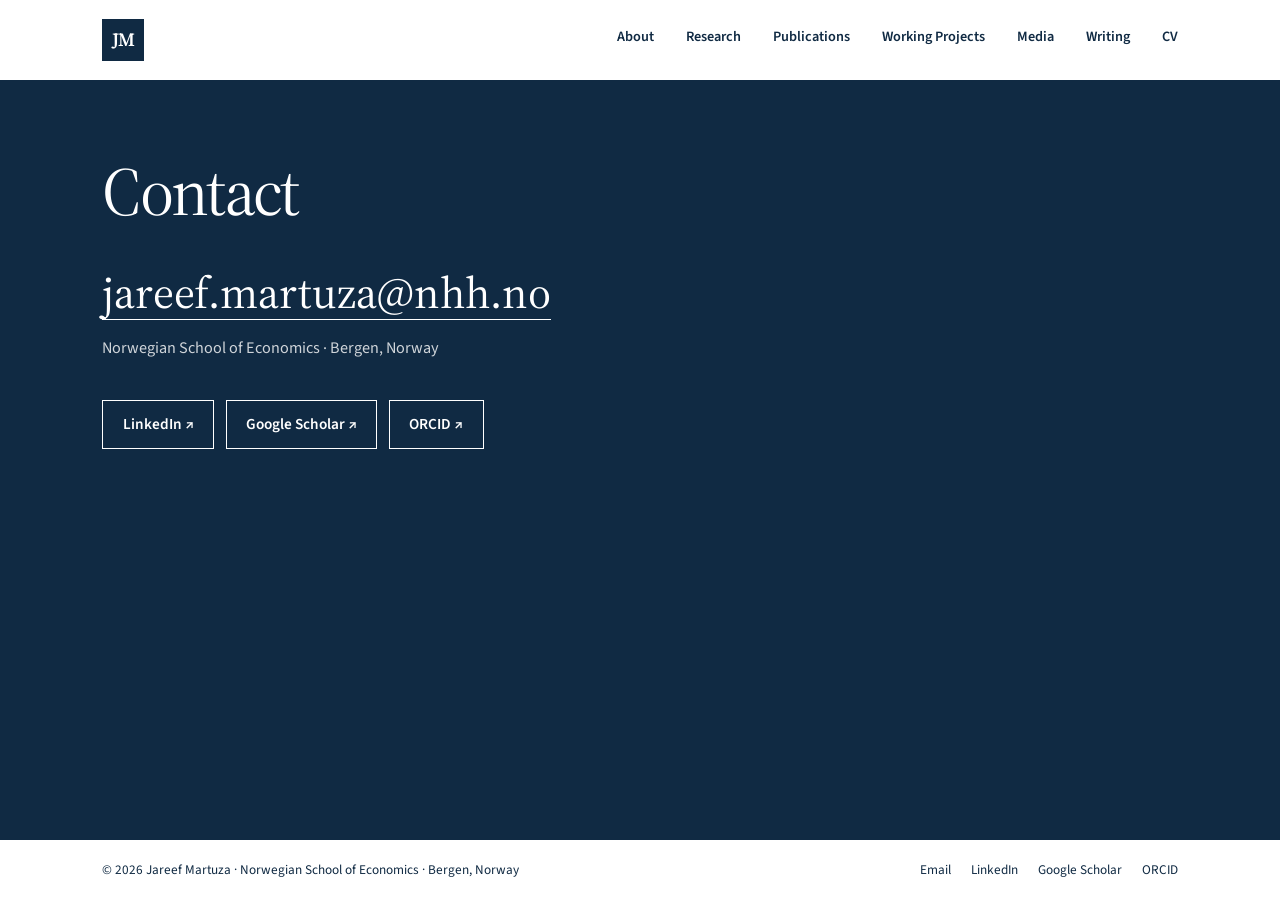
<file: contact/index.html>
<!DOCTYPE html><html lang="en"><head><meta charSet="utf-8"/><meta name="viewport" content="width=device-width, initial-scale=1"/><link rel="stylesheet" href="/styles.css"/><link rel="preload" href="https://fonts.googleapis.com/css2?family=Source+Sans+3:ital,wght@0,400;0,500;0,600;0,700;1,400;1,500&amp;family=Source+Serif+4:ital,opsz,wght@0,8..60,400;0,8..60,500;1,8..60,400&amp;display=swap" as="style"/><title>Contact | Jareef Martuza</title><meta name="description" content="Academic website of Jareef Martuza, Assistant Professor in Marketing at the Norwegian School of Economics."/><meta property="og:title" content="Jareef Martuza | Assistant Professor of Marketing"/><meta property="og:description" content="Academic website of Jareef Martuza, Assistant Professor in Marketing at the Norwegian School of Economics."/><meta property="og:url" content="https://jareefmartuza.com"/><meta property="og:site_name" content="Jareef Martuza"/><meta property="og:type" content="website"/><meta property="og:image" content="https://jareefmartuza.com/jareef-martuza.jpg"/><meta property="og:image:alt" content="Jareef Martuza"/><meta name="twitter:card" content="summary"/><meta name="twitter:title" content="Jareef Martuza | Assistant Professor of Marketing"/><meta name="twitter:description" content="Academic website of Jareef Martuza, Assistant Professor in Marketing at the Norwegian School of Economics."/><meta name="twitter:image" content="https://jareefmartuza.com/jareef-martuza.jpg"/><link rel="shortcut icon" href="/favicon.svg"/><link rel="icon" href="/favicon.svg"/><link rel="preconnect" href="https://fonts.googleapis.com"/><link rel="preconnect" href="https://fonts.gstatic.com" crossorigin=""/><link rel="stylesheet" href="https://fonts.googleapis.com/css2?family=Source+Sans+3:ital,wght@0,400;0,500;0,600;0,700;1,400;1,500&amp;family=Source+Serif+4:ital,opsz,wght@0,8..60,400;0,8..60,500;1,8..60,400&amp;display=swap"/>
</head><body class="antialiased"><header class="site-header"><a href="/" class="wordmark" aria-label="Jareef Martuza, home">JM</a><nav aria-label="Main navigation"><a href="/">About</a><a href="/research">Research</a><a href="/publications">Publications</a><a href="/projects">Working Projects</a><a href="/media">Media</a><a href="/writing">Writing</a><a href="/cv">CV</a></nav></header><main><section class="contact section"><h1>Contact</h1><a class="contact-email" href="mailto:jareef.martuza@nhh.no">jareef.martuza@nhh.no</a><p class="contact-address">Norwegian School of Economics · Bergen, Norway</p><div class="contact-links"><a href="https://www.linkedin.com/in/jareefbinmartuza/" target="_blank" rel="noreferrer">LinkedIn<!-- --> ↗</a><a href="https://scholar.google.com/citations?user=S7nyevgAAAAJ" target="_blank" rel="noreferrer">Google Scholar<!-- --> ↗</a><a href="https://orcid.org/0000-0002-6790-5846" target="_blank" rel="noreferrer">ORCID<!-- --> ↗</a></div></section></main><footer><p>© <!-- -->2026<!-- --> Jareef Martuza · Norwegian School of Economics · Bergen, Norway</p><p class="footer-links"><a href="mailto:jareef.martuza@nhh.no">Email</a><a href="https://www.linkedin.com/in/jareefbinmartuza/" target="_blank" rel="noreferrer">LinkedIn</a><a href="https://scholar.google.com/citations?user=S7nyevgAAAAJ" target="_blank" rel="noreferrer">Google Scholar</a><a href="https://orcid.org/0000-0002-6790-5846" target="_blank" rel="noreferrer">ORCID</a></p></footer></body></html>
</file>
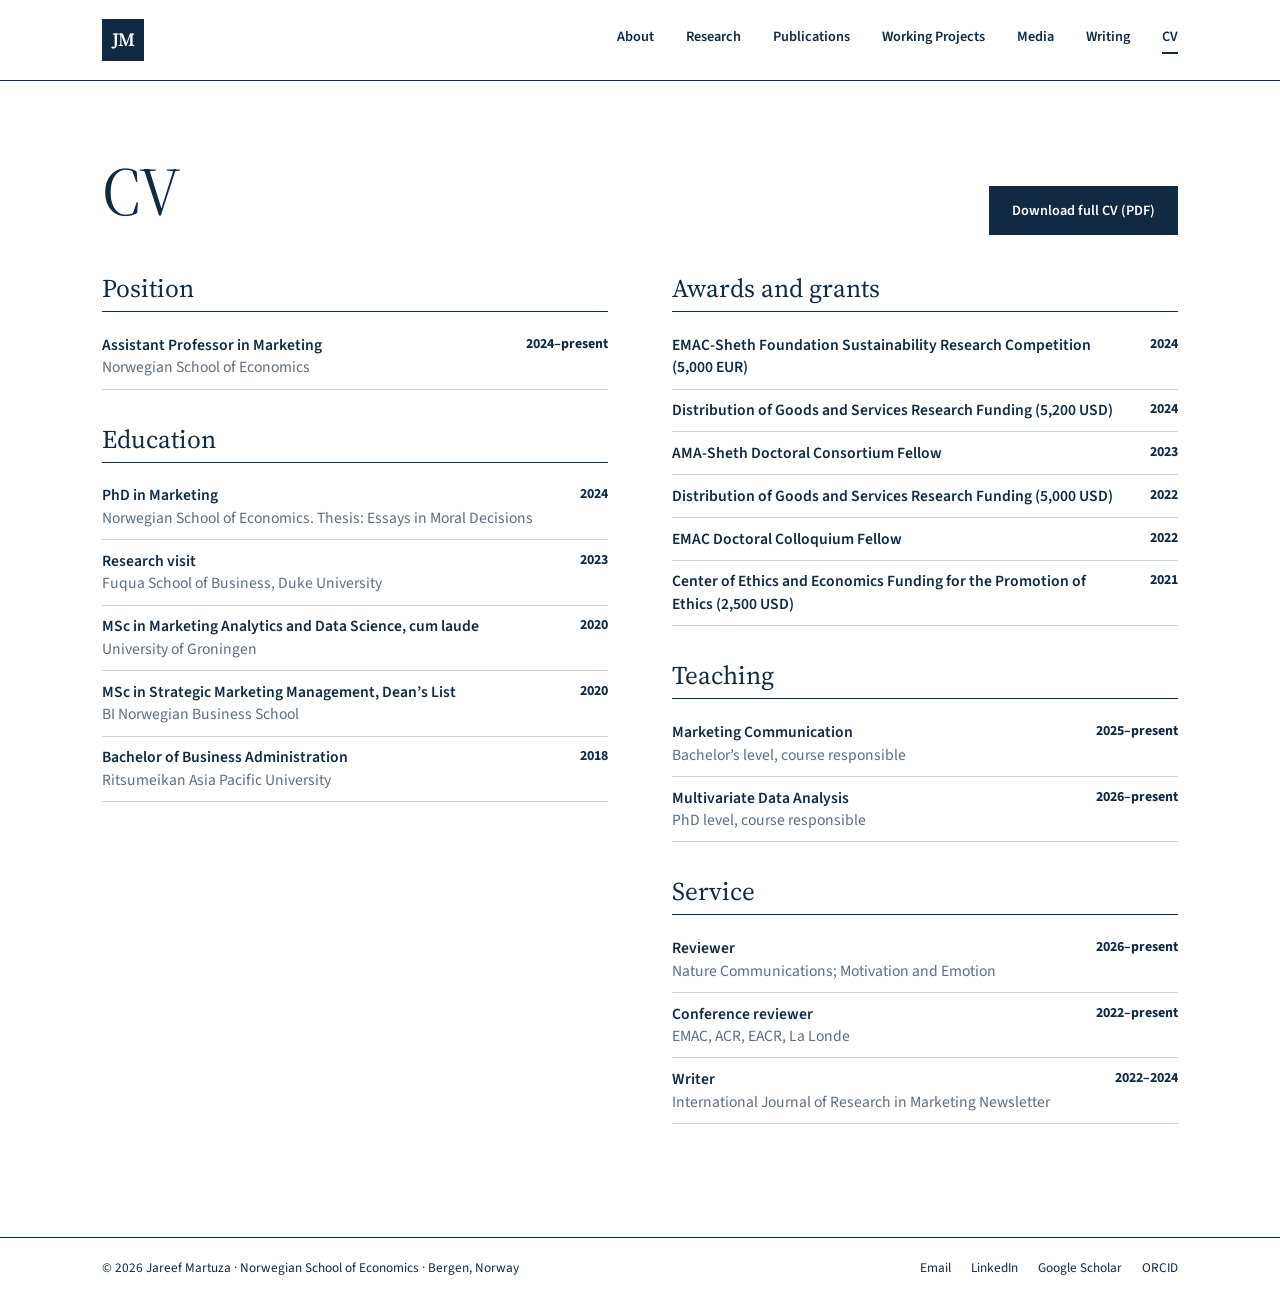
<file: cv/index.html>
<!DOCTYPE html><html lang="en"><head><meta charSet="utf-8"/><meta name="viewport" content="width=device-width, initial-scale=1"/><link rel="stylesheet" href="/styles.css"/><link rel="preload" href="https://fonts.googleapis.com/css2?family=Source+Sans+3:ital,wght@0,400;0,500;0,600;0,700;1,400;1,500&amp;family=Source+Serif+4:ital,opsz,wght@0,8..60,400;0,8..60,500;1,8..60,400&amp;display=swap" as="style"/><title>CV | Jareef Martuza</title><meta name="description" content="Academic website of Jareef Martuza, Assistant Professor in Marketing at the Norwegian School of Economics."/><meta property="og:title" content="Jareef Martuza | Assistant Professor of Marketing"/><meta property="og:description" content="Academic website of Jareef Martuza, Assistant Professor in Marketing at the Norwegian School of Economics."/><meta property="og:url" content="https://jareefmartuza.com"/><meta property="og:site_name" content="Jareef Martuza"/><meta property="og:type" content="website"/><meta property="og:image" content="https://jareefmartuza.com/jareef-martuza.jpg"/><meta property="og:image:alt" content="Jareef Martuza"/><meta name="twitter:card" content="summary"/><meta name="twitter:title" content="Jareef Martuza | Assistant Professor of Marketing"/><meta name="twitter:description" content="Academic website of Jareef Martuza, Assistant Professor in Marketing at the Norwegian School of Economics."/><meta name="twitter:image" content="https://jareefmartuza.com/jareef-martuza.jpg"/><link rel="shortcut icon" href="/favicon.svg"/><link rel="icon" href="/favicon.svg"/><link rel="preconnect" href="https://fonts.googleapis.com"/><link rel="preconnect" href="https://fonts.gstatic.com" crossorigin=""/><link rel="stylesheet" href="https://fonts.googleapis.com/css2?family=Source+Sans+3:ital,wght@0,400;0,500;0,600;0,700;1,400;1,500&amp;family=Source+Serif+4:ital,opsz,wght@0,8..60,400;0,8..60,500;1,8..60,400&amp;display=swap"/>
</head><body class="antialiased"><header class="site-header"><a href="/" class="wordmark" aria-label="Jareef Martuza, home">JM</a><nav aria-label="Main navigation"><a href="/">About</a><a href="/research">Research</a><a href="/publications">Publications</a><a href="/projects">Working Projects</a><a href="/media">Media</a><a href="/writing">Writing</a><a href="/cv" aria-current="page">CV</a></nav></header><main><section class="section"><div class="section-head"><h1>CV</h1><a class="button" href="/jareef-martuza-cv.pdf" target="_blank" rel="noreferrer">Download full CV (PDF)</a></div><div class="cv-grid"><div><div class="cv-block"><h2>Position</h2><ul><li><div><strong>Assistant Professor in Marketing</strong><span>Norwegian School of Economics</span></div><em>2024–present</em></li></ul></div><div class="cv-block"><h2>Education</h2><ul><li><div><strong>PhD in Marketing</strong><span>Norwegian School of Economics. Thesis: Essays in Moral Decisions</span></div><em>2024</em></li><li><div><strong>Research visit</strong><span>Fuqua School of Business, Duke University</span></div><em>2023</em></li><li><div><strong>MSc in Marketing Analytics and Data Science, cum laude</strong><span>University of Groningen</span></div><em>2020</em></li><li><div><strong>MSc in Strategic Marketing Management, Dean’s List</strong><span>BI Norwegian Business School</span></div><em>2020</em></li><li><div><strong>Bachelor of Business Administration</strong><span>Ritsumeikan Asia Pacific University</span></div><em>2018</em></li></ul></div></div><div><div class="cv-block"><h2>Awards and grants</h2><ul><li><div><strong>EMAC-Sheth Foundation Sustainability Research Competition (5,000 EUR)</strong></div><em>2024</em></li><li><div><strong>Distribution of Goods and Services Research Funding (5,200 USD)</strong></div><em>2024</em></li><li><div><strong>AMA-Sheth Doctoral Consortium Fellow</strong></div><em>2023</em></li><li><div><strong>Distribution of Goods and Services Research Funding (5,000 USD)</strong></div><em>2022</em></li><li><div><strong>EMAC Doctoral Colloquium Fellow</strong></div><em>2022</em></li><li><div><strong>Center of Ethics and Economics Funding for the Promotion of Ethics (2,500 USD)</strong></div><em>2021</em></li></ul></div><div class="cv-block"><h2>Teaching</h2><ul><li><div><strong>Marketing Communication</strong><span>Bachelor’s level, course responsible</span></div><em>2025–present</em></li><li><div><strong>Multivariate Data Analysis</strong><span>PhD level, course responsible</span></div><em>2026–present</em></li></ul></div><div class="cv-block"><h2>Service</h2><ul><li><div><strong>Reviewer</strong><span>Nature Communications; Motivation and Emotion</span></div><em>2026–present</em></li><li><div><strong>Conference reviewer</strong><span>EMAC, ACR, EACR, La Londe</span></div><em>2022–present</em></li><li><div><strong>Writer</strong><span>International Journal of Research in Marketing Newsletter</span></div><em>2022–2024</em></li></ul></div></div></div></section></main><footer><p>© <!-- -->2026<!-- --> Jareef Martuza · Norwegian School of Economics · Bergen, Norway</p><p class="footer-links"><a href="mailto:jareef.martuza@nhh.no">Email</a><a href="https://www.linkedin.com/in/jareefbinmartuza/" target="_blank" rel="noreferrer">LinkedIn</a><a href="https://scholar.google.com/citations?user=S7nyevgAAAAJ" target="_blank" rel="noreferrer">Google Scholar</a><a href="https://orcid.org/0000-0002-6790-5846" target="_blank" rel="noreferrer">ORCID</a></p></footer></body></html>
</file>
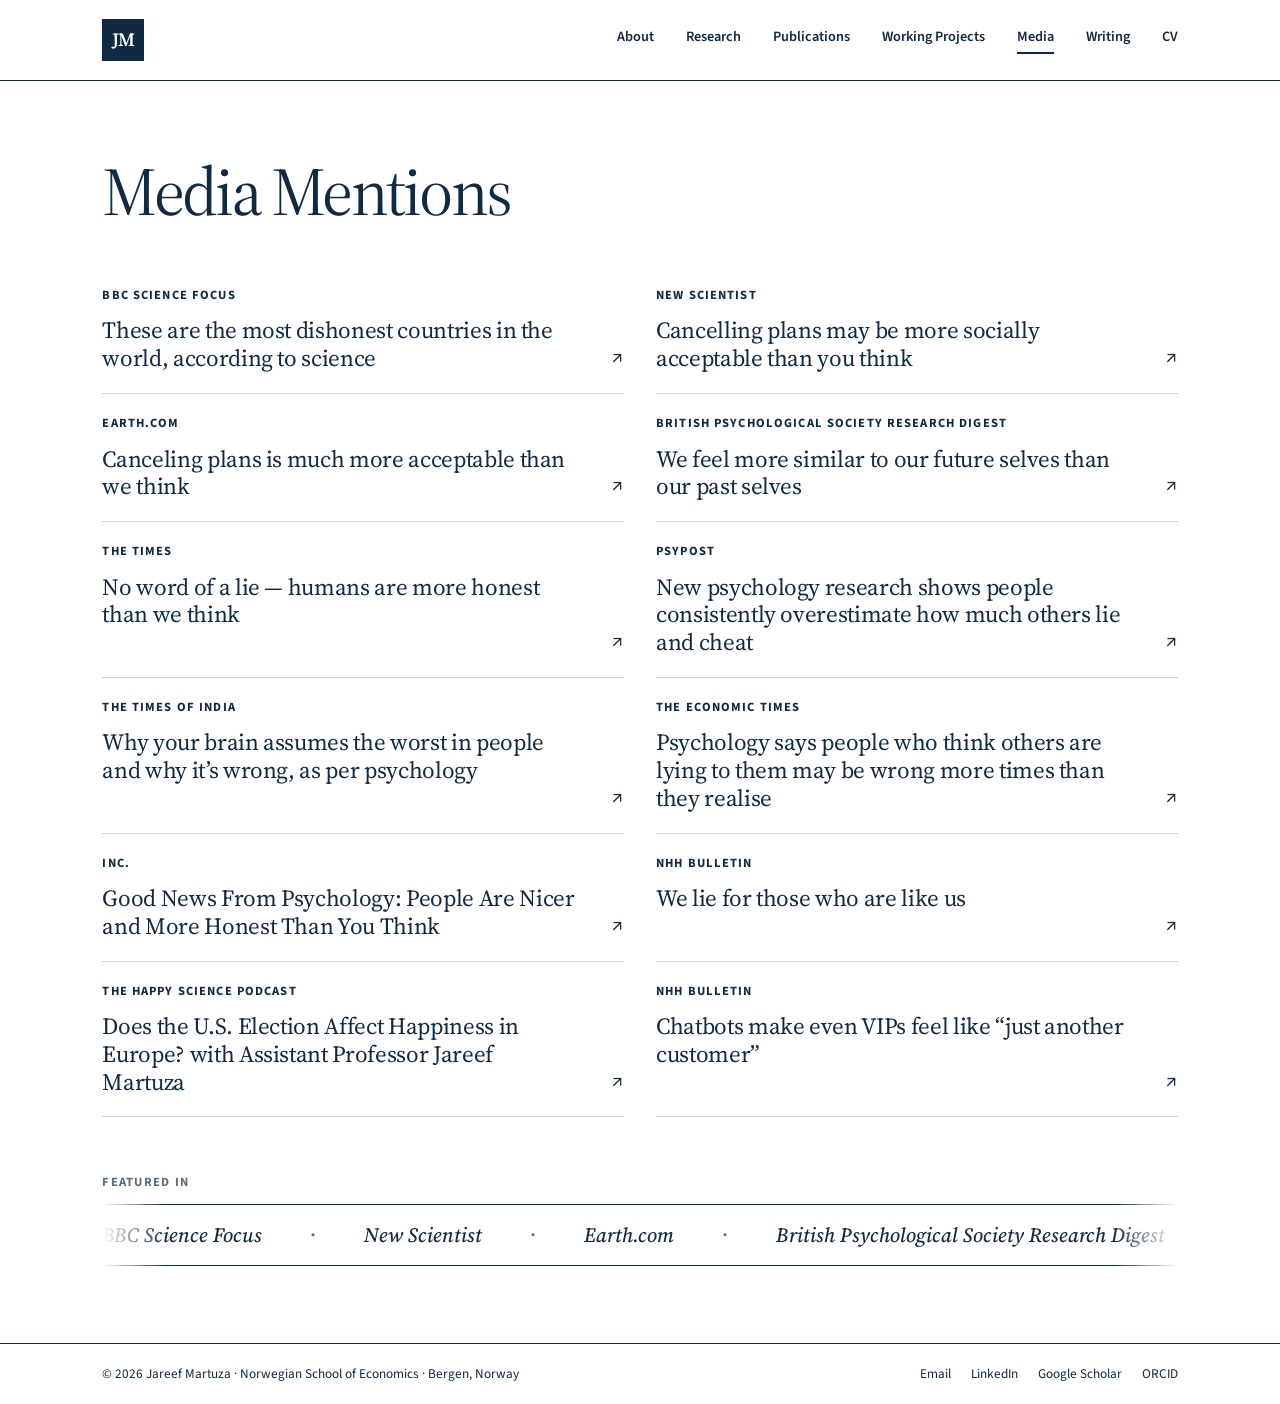
<file: media/index.html>
<!DOCTYPE html><html lang="en"><head><meta charSet="utf-8"/><meta name="viewport" content="width=device-width, initial-scale=1"/><link rel="stylesheet" href="/styles.css"/><link rel="preload" href="https://fonts.googleapis.com/css2?family=Source+Sans+3:ital,wght@0,400;0,500;0,600;0,700;1,400;1,500&amp;family=Source+Serif+4:ital,opsz,wght@0,8..60,400;0,8..60,500;1,8..60,400&amp;display=swap" as="style"/><title>Media Mentions | Jareef Martuza</title><meta name="description" content="Academic website of Jareef Martuza, Assistant Professor in Marketing at the Norwegian School of Economics."/><meta property="og:title" content="Jareef Martuza | Assistant Professor of Marketing"/><meta property="og:description" content="Academic website of Jareef Martuza, Assistant Professor in Marketing at the Norwegian School of Economics."/><meta property="og:url" content="https://jareefmartuza.com"/><meta property="og:site_name" content="Jareef Martuza"/><meta property="og:type" content="website"/><meta property="og:image" content="https://jareefmartuza.com/jareef-martuza.jpg"/><meta property="og:image:alt" content="Jareef Martuza"/><meta name="twitter:card" content="summary"/><meta name="twitter:title" content="Jareef Martuza | Assistant Professor of Marketing"/><meta name="twitter:description" content="Academic website of Jareef Martuza, Assistant Professor in Marketing at the Norwegian School of Economics."/><meta name="twitter:image" content="https://jareefmartuza.com/jareef-martuza.jpg"/><link rel="shortcut icon" href="/favicon.svg"/><link rel="icon" href="/favicon.svg"/><link rel="preconnect" href="https://fonts.googleapis.com"/><link rel="preconnect" href="https://fonts.gstatic.com" crossorigin=""/><link rel="stylesheet" href="https://fonts.googleapis.com/css2?family=Source+Sans+3:ital,wght@0,400;0,500;0,600;0,700;1,400;1,500&amp;family=Source+Serif+4:ital,opsz,wght@0,8..60,400;0,8..60,500;1,8..60,400&amp;display=swap"/>
</head><body class="antialiased"><header class="site-header"><a href="/" class="wordmark" aria-label="Jareef Martuza, home">JM</a><nav aria-label="Main navigation"><a href="/">About</a><a href="/research">Research</a><a href="/publications">Publications</a><a href="/projects">Working Projects</a><a href="/media" aria-current="page">Media</a><a href="/writing">Writing</a><a href="/cv">CV</a></nav></header><main><section class="section"><h1>Media Mentions</h1><div class="media-list"><a href="https://www.sciencefocus.com/science/most-honest-dishonest-countries-ranked" target="_blank" rel="noreferrer" class="media-item"><p>BBC Science Focus</p><h2>These are the most dishonest countries in the world, according to science</h2><span aria-hidden="true">↗</span></a><a href="https://www.newscientist.com/article/2511875-cancelling-plans-may-be-more-socially-acceptable-than-you-think/" target="_blank" rel="noreferrer" class="media-item"><p>New Scientist</p><h2>Cancelling plans may be more socially acceptable than you think</h2><span aria-hidden="true">↗</span></a><a href="https://www.earth.com/news/canceling-plans-is-much-more-acceptable-than-we-think/" target="_blank" rel="noreferrer" class="media-item"><p>Earth.com</p><h2>Canceling plans is much more acceptable than we think</h2><span aria-hidden="true">↗</span></a><a href="https://www.bps.org.uk/research-digest/we-feel-more-similar-our-future-selves-our-past-selves" target="_blank" rel="noreferrer" class="media-item"><p>British Psychological Society Research Digest</p><h2>We feel more similar to our future selves than our past selves</h2><span aria-hidden="true">↗</span></a><a href="https://www.thetimes.com/uk/science/article/dishonesty-lying-study-behaviour-pcmngmxgx" target="_blank" rel="noreferrer" class="media-item"><p>The Times</p><h2>No word of a lie — humans are more honest than we think</h2><span aria-hidden="true">↗</span></a><a href="https://www.psypost.org/new-psychology-research-shows-people-consistently-overestimate-how-much-others-lie-and-cheat/" target="_blank" rel="noreferrer" class="media-item"><p>PsyPost</p><h2>New psychology research shows people consistently overestimate how much others lie and cheat</h2><span aria-hidden="true">↗</span></a><a href="https://timesofindia.indiatimes.com/relationships/why-your-brain-assumes-the-worst-in-people-and-why-its-wrong-as-per-psychology/articleshow/131793768.cms" target="_blank" rel="noreferrer" class="media-item"><p>The Times of India</p><h2>Why your brain assumes the worst in people and why it’s wrong, as per psychology</h2><span aria-hidden="true">↗</span></a><a href="https://economictimes.indiatimes.com/magazines/panache/psychology-says-people-who-think-others-are-lying-to-them-may-be-wrong-more-times-than-they-realise/articleshow/131725737.cms?from=mdr" target="_blank" rel="noreferrer" class="media-item"><p>The Economic Times</p><h2>Psychology says people who think others are lying to them may be wrong more times than they realise</h2><span aria-hidden="true">↗</span></a><a href="https://www.inc.com/jessica-stillman/good-news-from-psychology-people-are-nicer-and-more-honest-than-you-think/91366186" target="_blank" rel="noreferrer" class="media-item"><p>Inc.</p><h2>Good News From Psychology: People Are Nicer and More Honest Than You Think</h2><span aria-hidden="true">↗</span></a><a href="https://www.nhh.no/en/nhh-bulletin/article-archive/2025/august/we-lie-for-those-who-are-like-us/" target="_blank" rel="noreferrer" class="media-item"><p>NHH Bulletin</p><h2>We lie for those who are like us</h2><span aria-hidden="true">↗</span></a><a href="https://open.spotify.com/episode/5kg5N8dHjE22w9NpsOOdoI" target="_blank" rel="noreferrer" class="media-item"><p>The Happy Science Podcast</p><h2>Does the U.S. Election Affect Happiness in Europe? with Assistant Professor Jareef Martuza</h2><span aria-hidden="true">↗</span></a><a href="https://www.nhh.no/en/nhh-bulletin/article-archive/2025/december/chatbots-make-even-vips-feel-like-just-another-customer/" target="_blank" rel="noreferrer" class="media-item"><p>NHH Bulletin</p><h2>Chatbots make even VIPs feel like “just another customer”</h2><span aria-hidden="true">↗</span></a></div><div class="outlet-marquee" aria-label="Featured in"><p class="label">Featured in</p><div class="outlet-window"><div class="outlet-track"><ul><li>BBC Science Focus</li><li>New Scientist</li><li>Earth.com</li><li>British Psychological Society Research Digest</li><li>The Times</li><li>PsyPost</li><li>The Times of India</li><li>The Economic Times</li><li>Inc.</li><li>NHH Bulletin</li><li>The Happy Science Podcast</li></ul><ul aria-hidden="true"><li>BBC Science Focus</li><li>New Scientist</li><li>Earth.com</li><li>British Psychological Society Research Digest</li><li>The Times</li><li>PsyPost</li><li>The Times of India</li><li>The Economic Times</li><li>Inc.</li><li>NHH Bulletin</li><li>The Happy Science Podcast</li></ul></div></div></div></section></main><footer><p>© <!-- -->2026<!-- --> Jareef Martuza · Norwegian School of Economics · Bergen, Norway</p><p class="footer-links"><a href="mailto:jareef.martuza@nhh.no">Email</a><a href="https://www.linkedin.com/in/jareefbinmartuza/" target="_blank" rel="noreferrer">LinkedIn</a><a href="https://scholar.google.com/citations?user=S7nyevgAAAAJ" target="_blank" rel="noreferrer">Google Scholar</a><a href="https://orcid.org/0000-0002-6790-5846" target="_blank" rel="noreferrer">ORCID</a></p></footer></body></html>
</file>
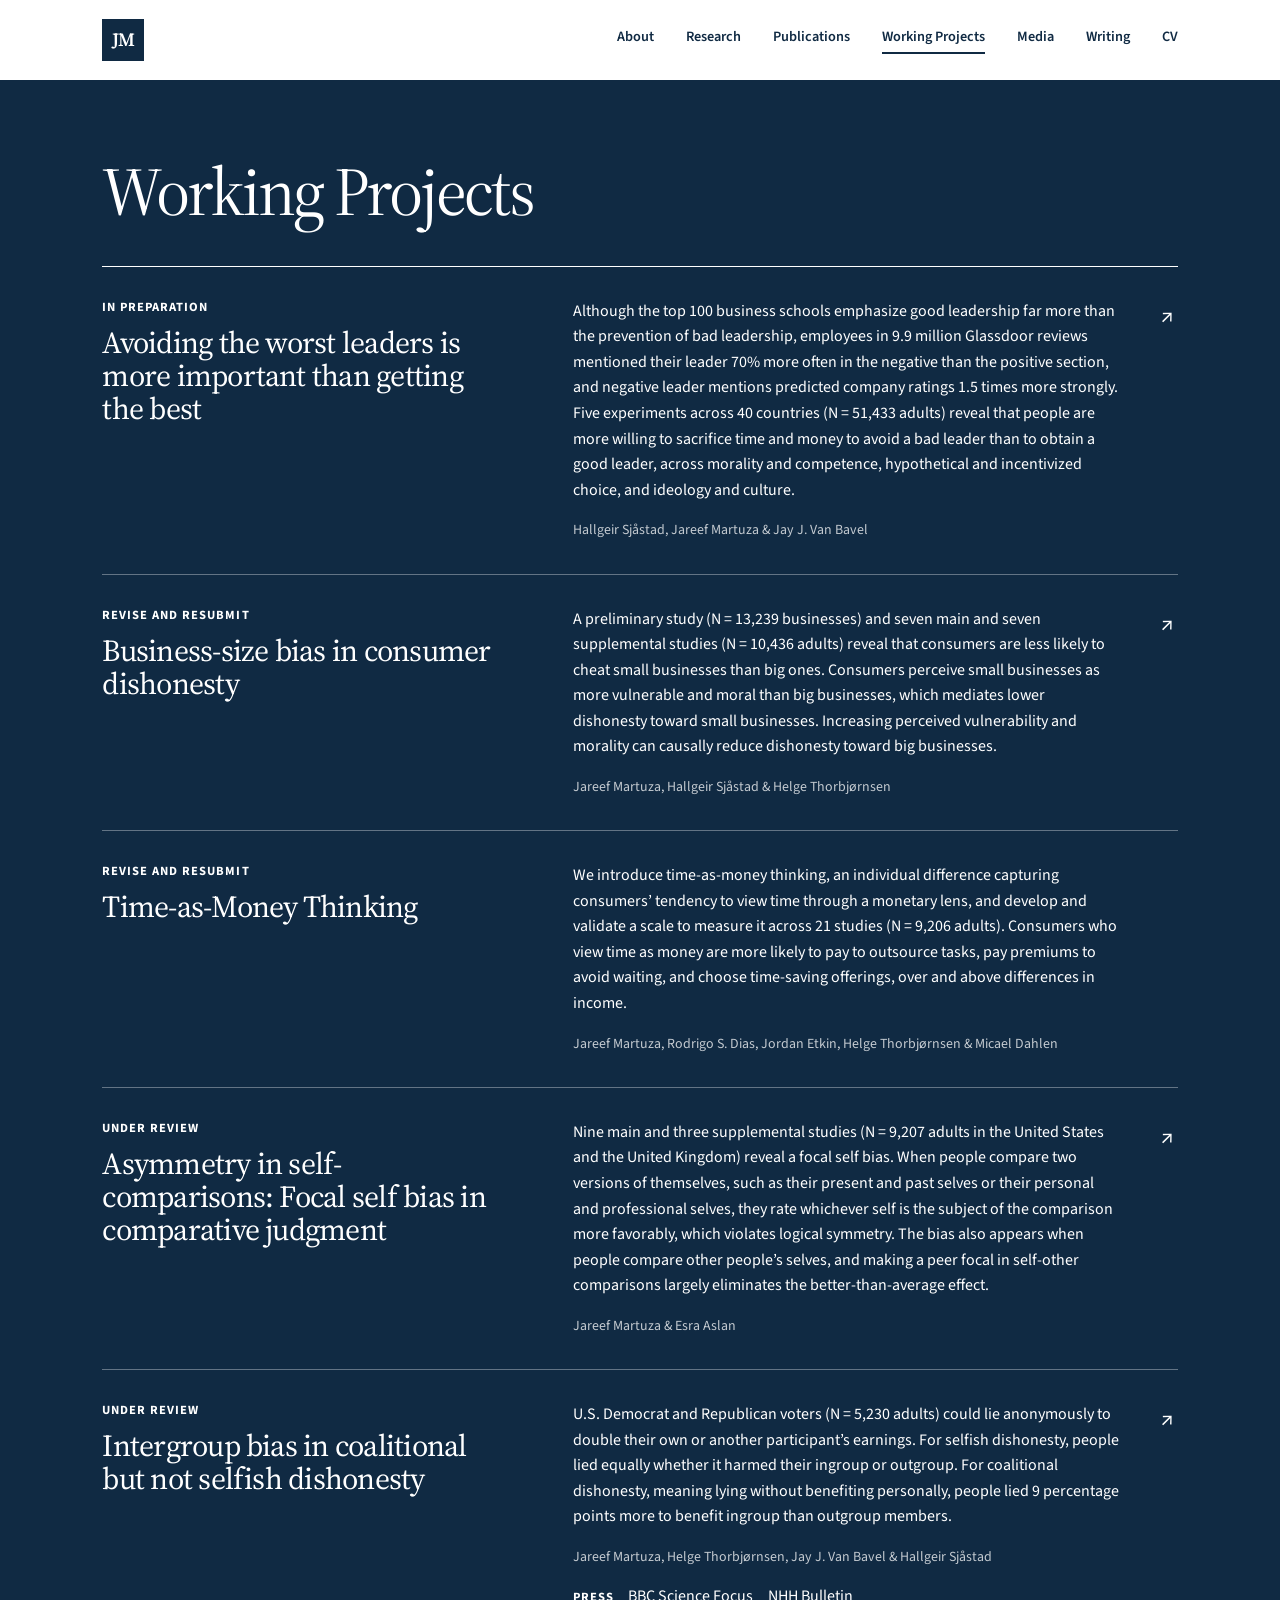
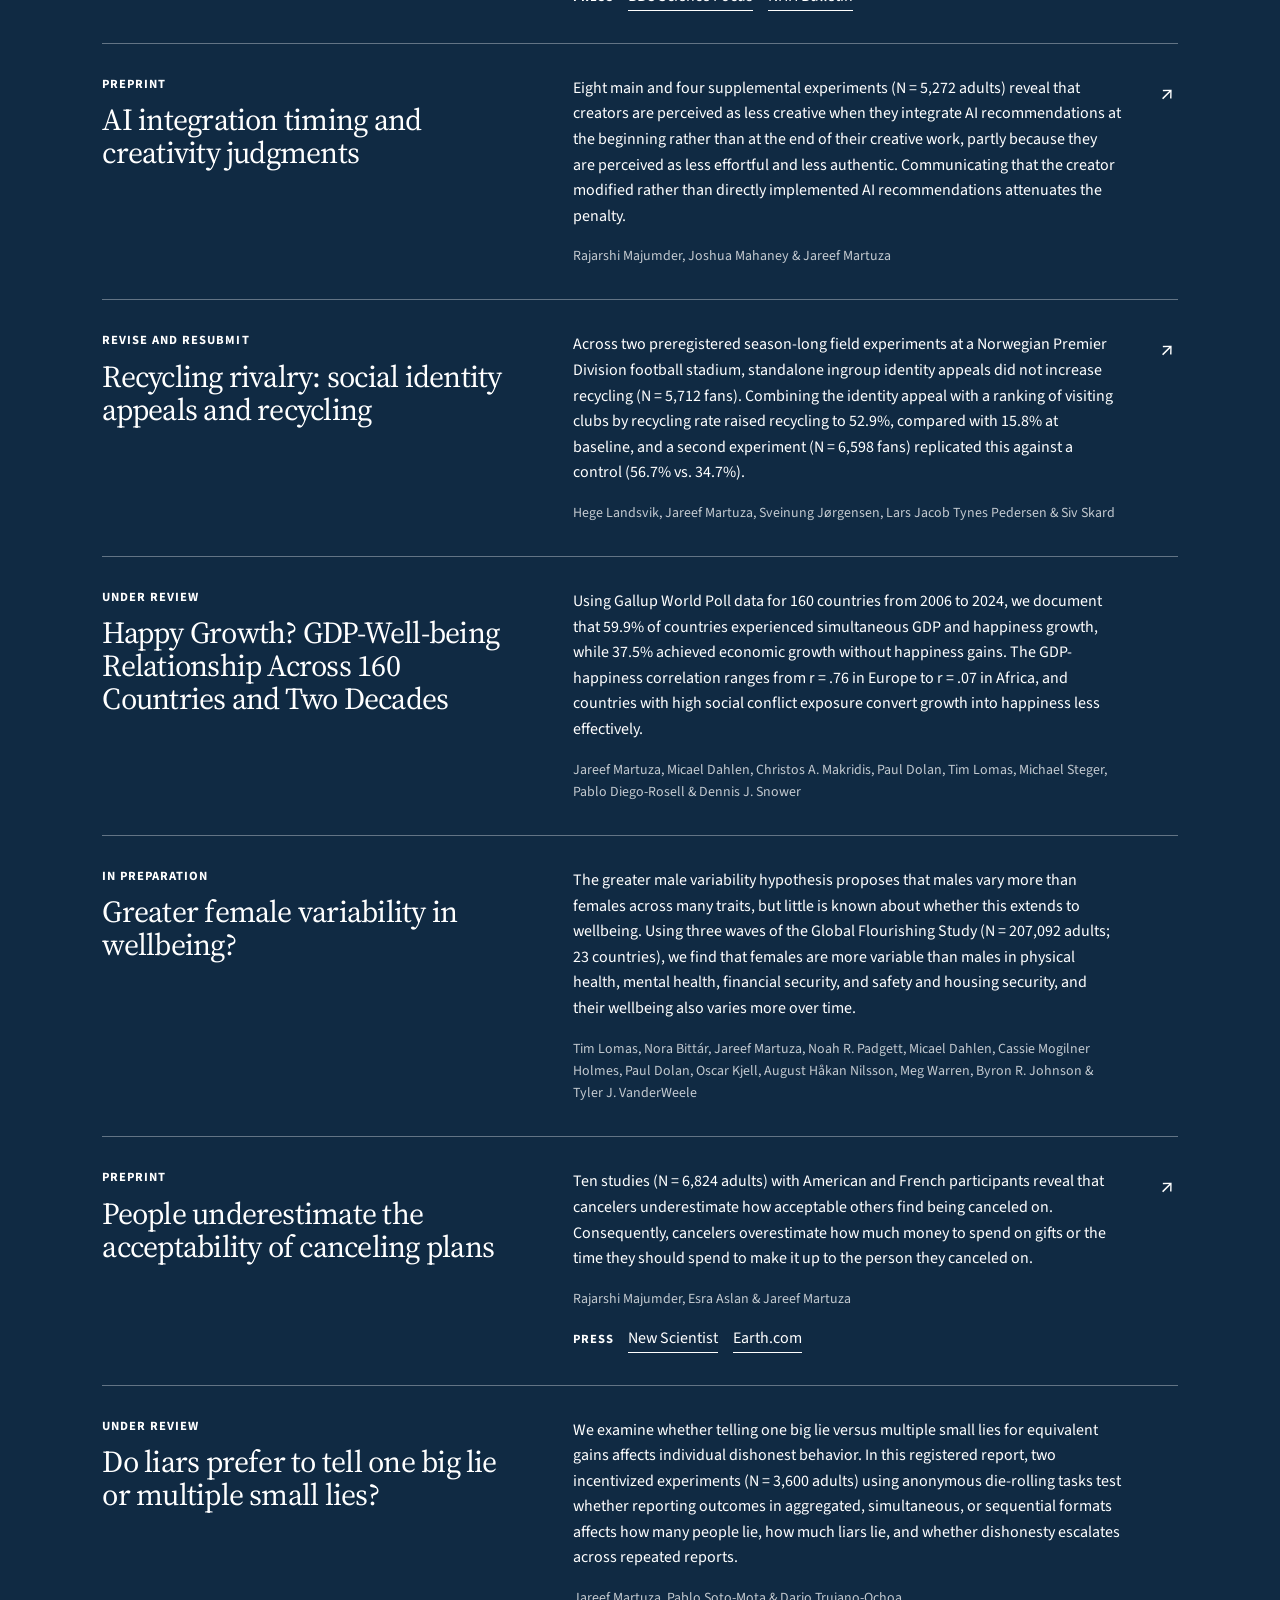
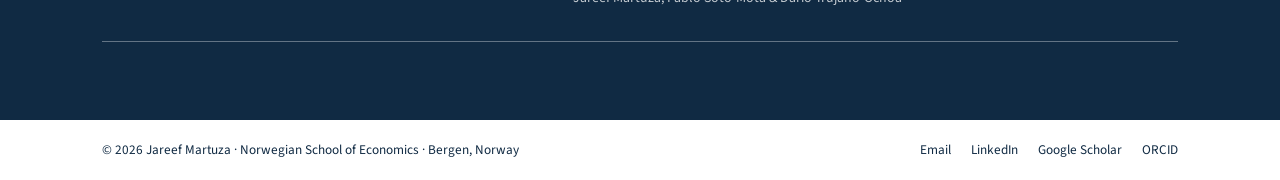
<file: projects/index.html>
<!DOCTYPE html><html lang="en"><head><meta charSet="utf-8"/><meta name="viewport" content="width=device-width, initial-scale=1"/><link rel="stylesheet" href="/styles.css"/><link rel="preload" href="https://fonts.googleapis.com/css2?family=Source+Sans+3:ital,wght@0,400;0,500;0,600;0,700;1,400;1,500&amp;family=Source+Serif+4:ital,opsz,wght@0,8..60,400;0,8..60,500;1,8..60,400&amp;display=swap" as="style"/><title>Working Projects | Jareef Martuza</title><meta name="description" content="Academic website of Jareef Martuza, Assistant Professor in Marketing at the Norwegian School of Economics."/><meta property="og:title" content="Jareef Martuza | Assistant Professor of Marketing"/><meta property="og:description" content="Academic website of Jareef Martuza, Assistant Professor in Marketing at the Norwegian School of Economics."/><meta property="og:url" content="https://jareefmartuza.com"/><meta property="og:site_name" content="Jareef Martuza"/><meta property="og:type" content="website"/><meta property="og:image" content="https://jareefmartuza.com/jareef-martuza.jpg"/><meta property="og:image:alt" content="Jareef Martuza"/><meta name="twitter:card" content="summary"/><meta name="twitter:title" content="Jareef Martuza | Assistant Professor of Marketing"/><meta name="twitter:description" content="Academic website of Jareef Martuza, Assistant Professor in Marketing at the Norwegian School of Economics."/><meta name="twitter:image" content="https://jareefmartuza.com/jareef-martuza.jpg"/><link rel="shortcut icon" href="/favicon.svg"/><link rel="icon" href="/favicon.svg"/><link rel="preconnect" href="https://fonts.googleapis.com"/><link rel="preconnect" href="https://fonts.gstatic.com" crossorigin=""/><link rel="stylesheet" href="https://fonts.googleapis.com/css2?family=Source+Sans+3:ital,wght@0,400;0,500;0,600;0,700;1,400;1,500&amp;family=Source+Serif+4:ital,opsz,wght@0,8..60,400;0,8..60,500;1,8..60,400&amp;display=swap"/>
</head><body class="antialiased"><header class="site-header"><a href="/" class="wordmark" aria-label="Jareef Martuza, home">JM</a><nav aria-label="Main navigation"><a href="/">About</a><a href="/research">Research</a><a href="/publications">Publications</a><a href="/projects" aria-current="page">Working Projects</a><a href="/media">Media</a><a href="/writing">Writing</a><a href="/cv">CV</a></nav></header><main><section class="projects section"><h1>Working Projects</h1><div class="project-grid"><div class="project-card" id="bad-leader"><div class="project-head"><p class="project-status">In Preparation</p><h2><a class="card-link" href="https://doi.org/10.31234/osf.io/8g2nb_v1" target="_blank" rel="noreferrer">Avoiding the worst leaders is more important than getting the best</a></h2></div><div class="project-body"><p>Although the top 100 business schools emphasize good leadership far more than the prevention of bad leadership, employees in 9.9 million Glassdoor reviews mentioned their leader 70% more often in the negative than the positive section, and negative leader mentions predicted company ratings 1.5 times more strongly. Five experiments across 40 countries (N = 51,433 adults) reveal that people are more willing to sacrifice time and money to avoid a bad leader than to obtain a good leader, across morality and competence, hypothetical and incentivized choice, and ideology and culture.</p><p class="project-authors">Hallgeir Sjåstad, Jareef Martuza &amp; Jay J. Van Bavel</p></div><span aria-hidden="true">↗</span></div><div class="project-card" id="business-size"><div class="project-head"><p class="project-status">Revise and Resubmit</p><h2><a class="card-link" href="https://doi.org/10.31234/osf.io/aujfy_v8" target="_blank" rel="noreferrer">Business-size bias in consumer dishonesty</a></h2></div><div class="project-body"><p>A preliminary study (N = 13,239 businesses) and seven main and seven supplemental studies (N = 10,436 adults) reveal that consumers are less likely to cheat small businesses than big ones. Consumers perceive small businesses as more vulnerable and moral than big businesses, which mediates lower dishonesty toward small businesses. Increasing perceived vulnerability and morality can causally reduce dishonesty toward big businesses.</p><p class="project-authors">Jareef Martuza, Hallgeir Sjåstad &amp; Helge Thorbjørnsen</p></div><span aria-hidden="true">↗</span></div><div class="project-card project-card-static" id="time-as-money"><div class="project-head"><p class="project-status">Revise and Resubmit</p><h2>Time-as-Money Thinking</h2></div><div class="project-body"><p>We introduce time-as-money thinking, an individual difference capturing consumers’ tendency to view time through a monetary lens, and develop and validate a scale to measure it across 21 studies (N = 9,206 adults). Consumers who view time as money are more likely to pay to outsource tasks, pay premiums to avoid waiting, and choose time-saving offerings, over and above differences in income.</p><p class="project-authors">Jareef Martuza, Rodrigo S. Dias, Jordan Etkin, Helge Thorbjørnsen &amp; Micael Dahlen</p></div></div><div class="project-card" id="self-comparison"><div class="project-head"><p class="project-status">Under Review</p><h2><a class="card-link" href="https://doi.org/10.31234/osf.io/fs52k_v1" target="_blank" rel="noreferrer">Asymmetry in self-comparisons: Focal self bias in comparative judgment</a></h2></div><div class="project-body"><p>Nine main and three supplemental studies (N = 9,207 adults in the United States and the United Kingdom) reveal a focal self bias. When people compare two versions of themselves, such as their present and past selves or their personal and professional selves, they rate whichever self is the subject of the comparison more favorably, which violates logical symmetry. The bias also appears when people compare other people’s selves, and making a peer focal in self-other comparisons largely eliminates the better-than-average effect.</p><p class="project-authors">Jareef Martuza &amp; Esra Aslan</p></div><span aria-hidden="true">↗</span></div><div class="project-card" id="coalitional-dishonesty"><div class="project-head"><p class="project-status">Under Review</p><h2><a class="card-link" href="https://doi.org/10.31234/osf.io/7pkqm_v8" target="_blank" rel="noreferrer">Intergroup bias in coalitional but not selfish dishonesty</a></h2></div><div class="project-body"><p>U.S. Democrat and Republican voters (N = 5,230 adults) could lie anonymously to double their own or another participant’s earnings. For selfish dishonesty, people lied equally whether it harmed their ingroup or outgroup. For coalitional dishonesty, meaning lying without benefiting personally, people lied 9 percentage points more to benefit ingroup than outgroup members.</p><p class="project-authors">Jareef Martuza, Helge Thorbjørnsen, Jay J. Van Bavel &amp; Hallgeir Sjåstad</p><p class="press"><span class="press-label">Press</span><a href="https://www.sciencefocus.com/science/most-honest-dishonest-countries-ranked" target="_blank" rel="noreferrer">BBC Science Focus</a><a href="https://www.nhh.no/en/nhh-bulletin/article-archive/2025/august/we-lie-for-those-who-are-like-us/" target="_blank" rel="noreferrer">NHH Bulletin</a></p></div><span aria-hidden="true">↗</span></div><div class="project-card" id="ai-timing"><div class="project-head"><p class="project-status">Preprint</p><h2><a class="card-link" href="https://doi.org/10.31234/osf.io/kfrux_v1" target="_blank" rel="noreferrer">AI integration timing and creativity judgments</a></h2></div><div class="project-body"><p>Eight main and four supplemental experiments (N = 5,272 adults) reveal that creators are perceived as less creative when they integrate AI recommendations at the beginning rather than at the end of their creative work, partly because they are perceived as less effortful and less authentic. Communicating that the creator modified rather than directly implemented AI recommendations attenuates the penalty.</p><p class="project-authors">Rajarshi Majumder, Joshua Mahaney &amp; Jareef Martuza</p></div><span aria-hidden="true">↗</span></div><div class="project-card" id="recycling-rivalry"><div class="project-head"><p class="project-status">Revise and Resubmit</p><h2><a class="card-link" href="https://doi.org/10.31234/osf.io/uwqag_v7" target="_blank" rel="noreferrer">Recycling rivalry: social identity appeals and recycling</a></h2></div><div class="project-body"><p>Across two preregistered season-long field experiments at a Norwegian Premier Division football stadium, standalone ingroup identity appeals did not increase recycling (N = 5,712 fans). Combining the identity appeal with a ranking of visiting clubs by recycling rate raised recycling to 52.9%, compared with 15.8% at baseline, and a second experiment (N = 6,598 fans) replicated this against a control (56.7% vs. 34.7%).</p><p class="project-authors">Hege Landsvik, Jareef Martuza, Sveinung Jørgensen, Lars Jacob Tynes Pedersen &amp; Siv Skard</p></div><span aria-hidden="true">↗</span></div><div class="project-card project-card-static" id="happy-growth"><div class="project-head"><p class="project-status">Under Review</p><h2>Happy Growth? GDP-Well-being Relationship Across 160 Countries and Two Decades</h2></div><div class="project-body"><p>Using Gallup World Poll data for 160 countries from 2006 to 2024, we document that 59.9% of countries experienced simultaneous GDP and happiness growth, while 37.5% achieved economic growth without happiness gains. The GDP-happiness correlation ranges from r = .76 in Europe to r = .07 in Africa, and countries with high social conflict exposure convert growth into happiness less effectively.</p><p class="project-authors">Jareef Martuza, Micael Dahlen, Christos A. Makridis, Paul Dolan, Tim Lomas, Michael Steger, Pablo Diego-Rosell &amp; Dennis J. Snower</p></div></div><div class="project-card project-card-static" id="female-variability"><div class="project-head"><p class="project-status">In Preparation</p><h2>Greater female variability in wellbeing?</h2></div><div class="project-body"><p>The greater male variability hypothesis proposes that males vary more than females across many traits, but little is known about whether this extends to wellbeing. Using three waves of the Global Flourishing Study (N = 207,092 adults; 23 countries), we find that females are more variable than males in physical health, mental health, financial security, and safety and housing security, and their wellbeing also varies more over time.</p><p class="project-authors">Tim Lomas, Nora Bittár, Jareef Martuza, Noah R. Padgett, Micael Dahlen, Cassie Mogilner Holmes, Paul Dolan, Oscar Kjell, August Håkan Nilsson, Meg Warren, Byron R. Johnson &amp; Tyler J. VanderWeele</p></div></div><div class="project-card" id="canceling-plans"><div class="project-head"><p class="project-status">Preprint</p><h2><a class="card-link" href="https://doi.org/10.31234/osf.io/st6a5_v2" target="_blank" rel="noreferrer">People underestimate the acceptability of canceling plans</a></h2></div><div class="project-body"><p>Ten studies (N = 6,824 adults) with American and French participants reveal that cancelers underestimate how acceptable others find being canceled on. Consequently, cancelers overestimate how much money to spend on gifts or the time they should spend to make it up to the person they canceled on.</p><p class="project-authors">Rajarshi Majumder, Esra Aslan &amp; Jareef Martuza</p><p class="press"><span class="press-label">Press</span><a href="https://www.newscientist.com/article/2511875-cancelling-plans-may-be-more-socially-acceptable-than-you-think/" target="_blank" rel="noreferrer">New Scientist</a><a href="https://www.earth.com/news/canceling-plans-is-much-more-acceptable-than-we-think/" target="_blank" rel="noreferrer">Earth.com</a></p></div><span aria-hidden="true">↗</span></div><div class="project-card project-card-static" id="big-small-lies"><div class="project-head"><p class="project-status">Under Review</p><h2>Do liars prefer to tell one big lie or multiple small lies?</h2></div><div class="project-body"><p>We examine whether telling one big lie versus multiple small lies for equivalent gains affects individual dishonest behavior. In this registered report, two incentivized experiments (N = 3,600 adults) using anonymous die-rolling tasks test whether reporting outcomes in aggregated, simultaneous, or sequential formats affects how many people lie, how much liars lie, and whether dishonesty escalates across repeated reports.</p><p class="project-authors">Jareef Martuza, Pablo Soto-Mota &amp; Dario Trujano-Ochoa</p></div></div></div></section></main><footer><p>© <!-- -->2026<!-- --> Jareef Martuza · Norwegian School of Economics · Bergen, Norway</p><p class="footer-links"><a href="mailto:jareef.martuza@nhh.no">Email</a><a href="https://www.linkedin.com/in/jareefbinmartuza/" target="_blank" rel="noreferrer">LinkedIn</a><a href="https://scholar.google.com/citations?user=S7nyevgAAAAJ" target="_blank" rel="noreferrer">Google Scholar</a><a href="https://orcid.org/0000-0002-6790-5846" target="_blank" rel="noreferrer">ORCID</a></p></footer></body></html>
</file>
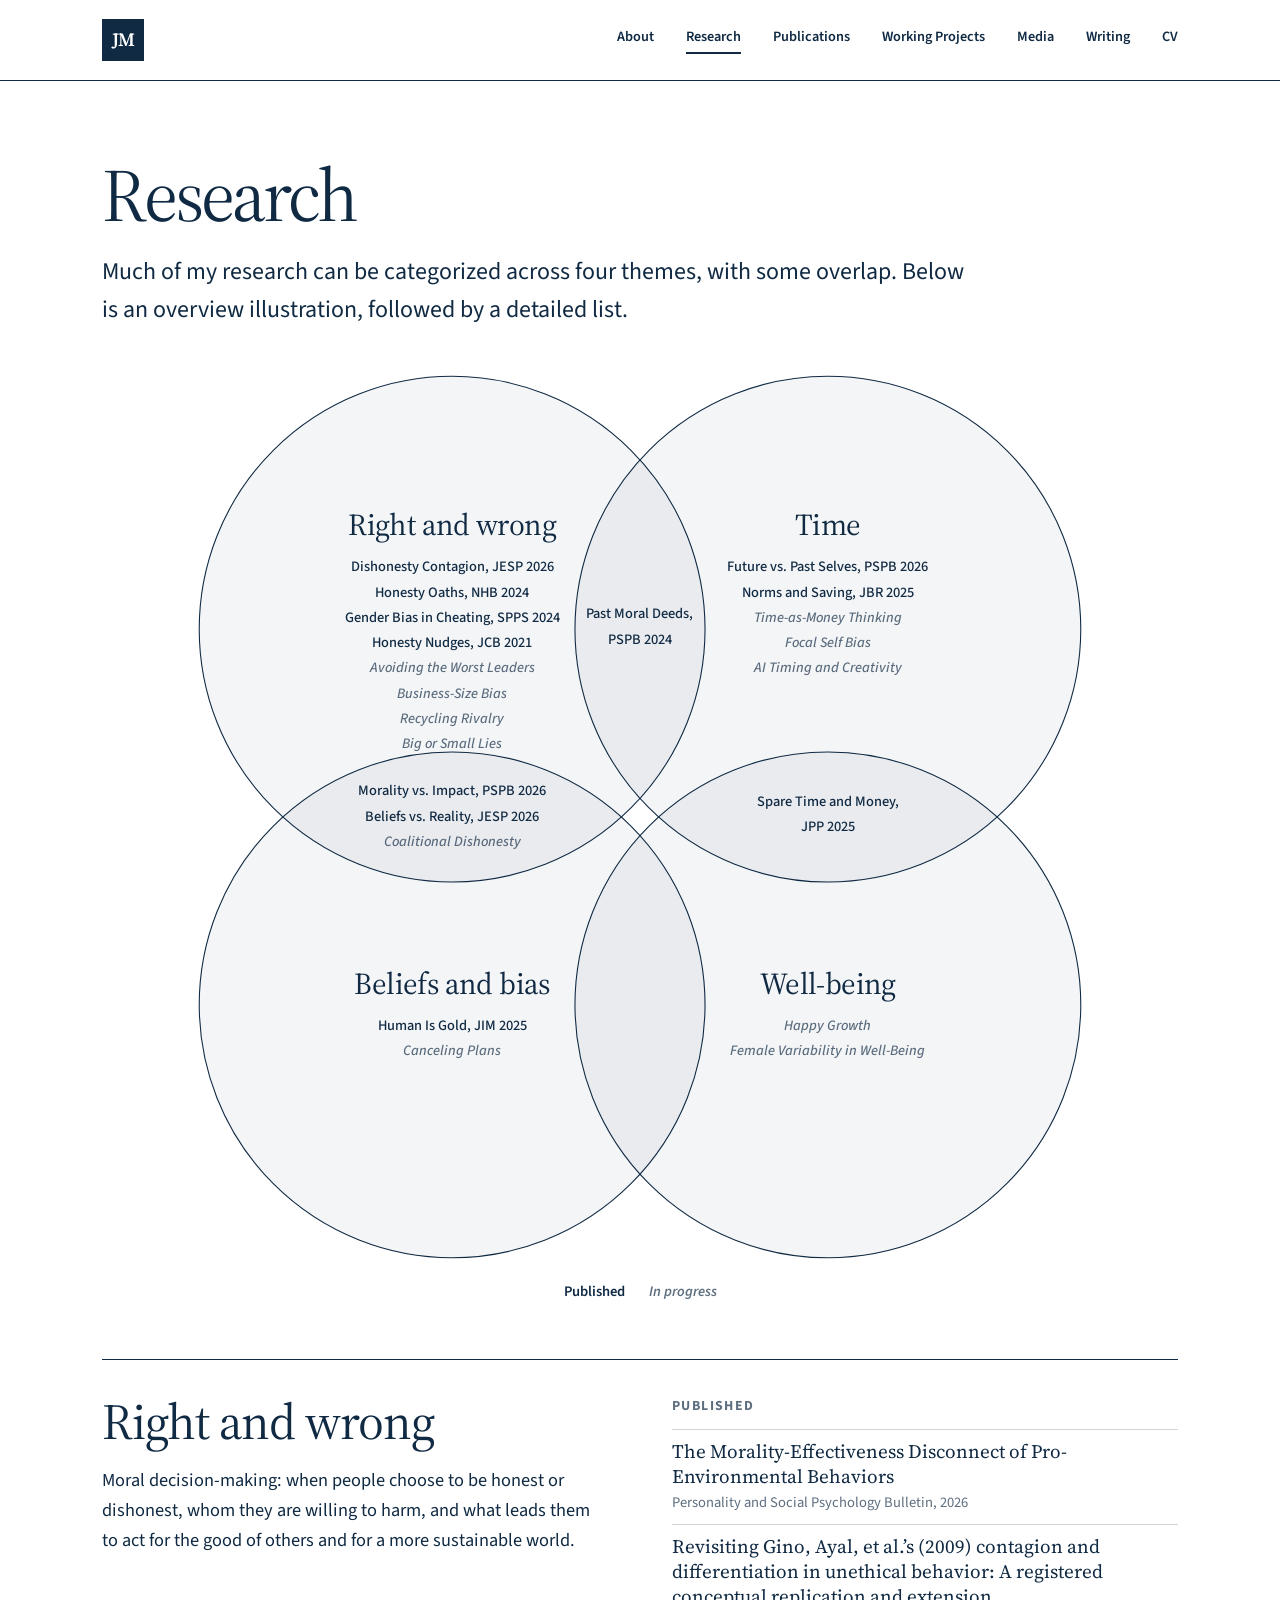
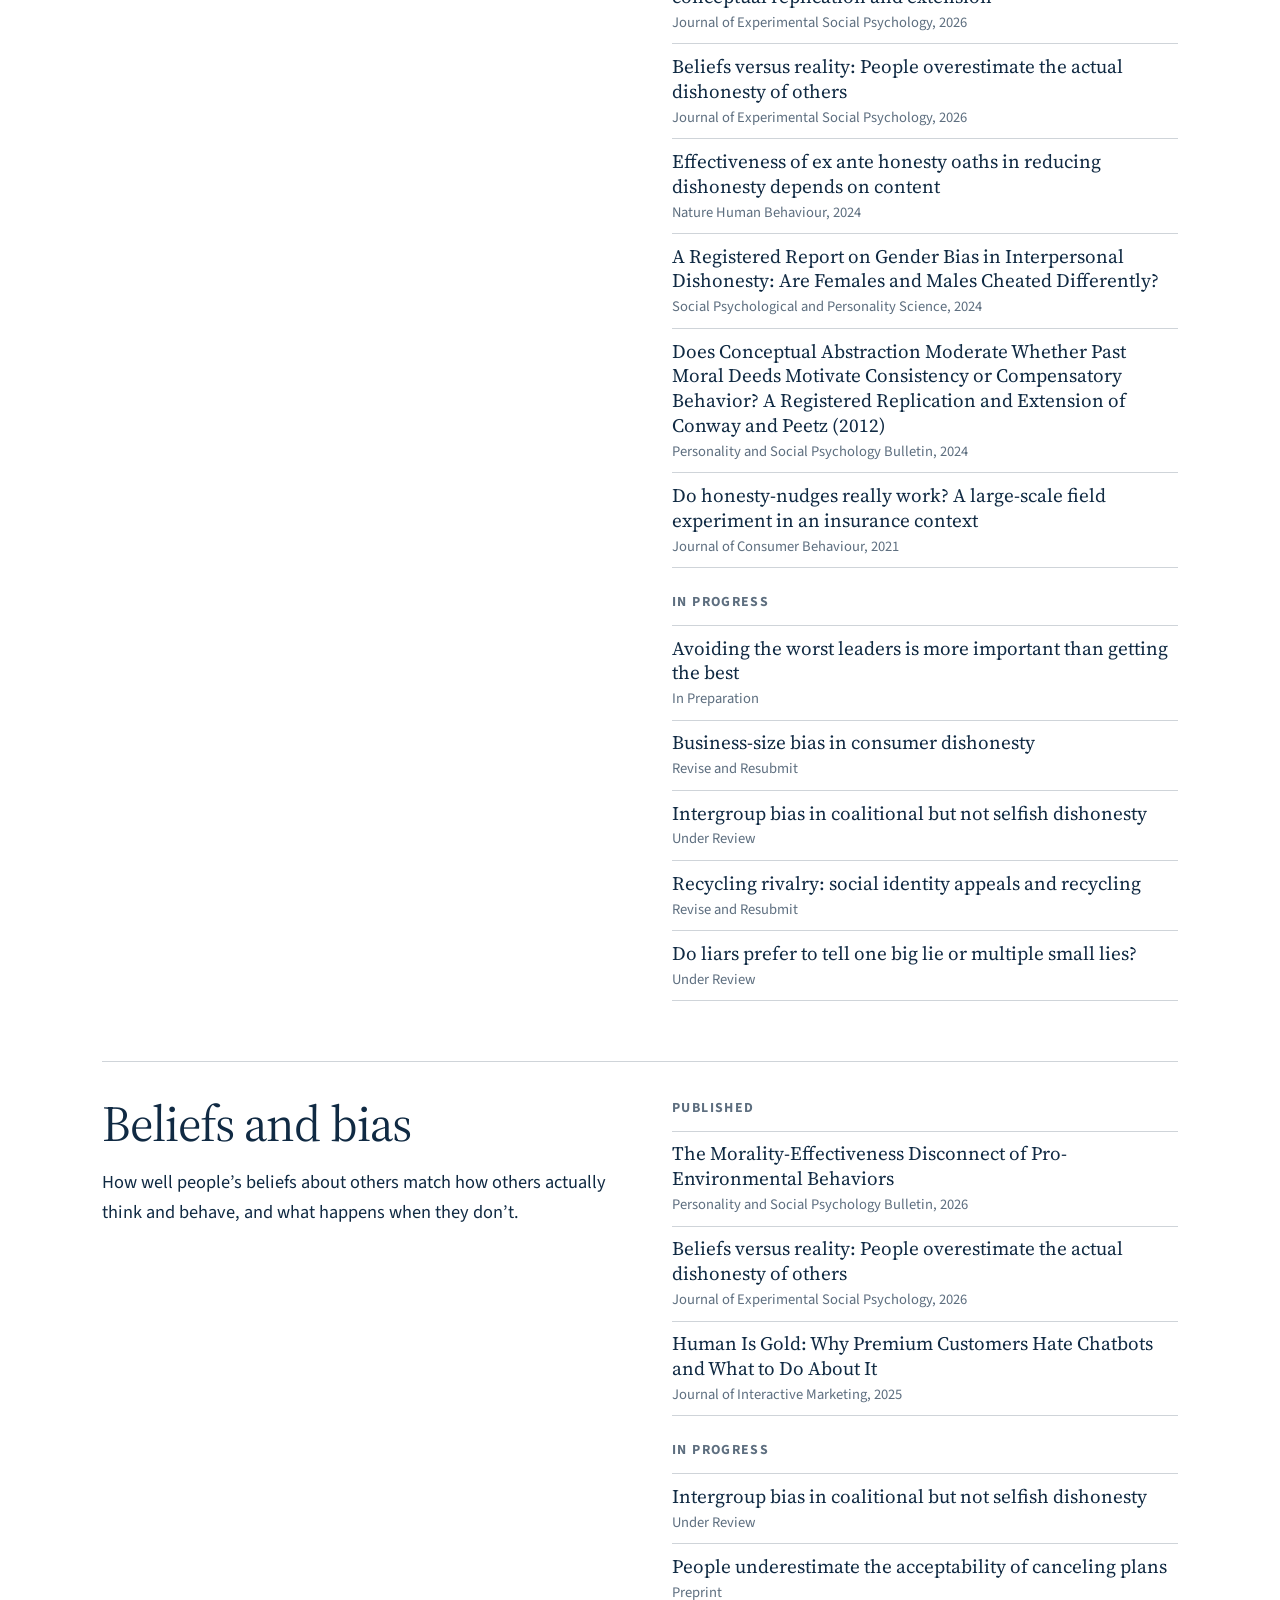
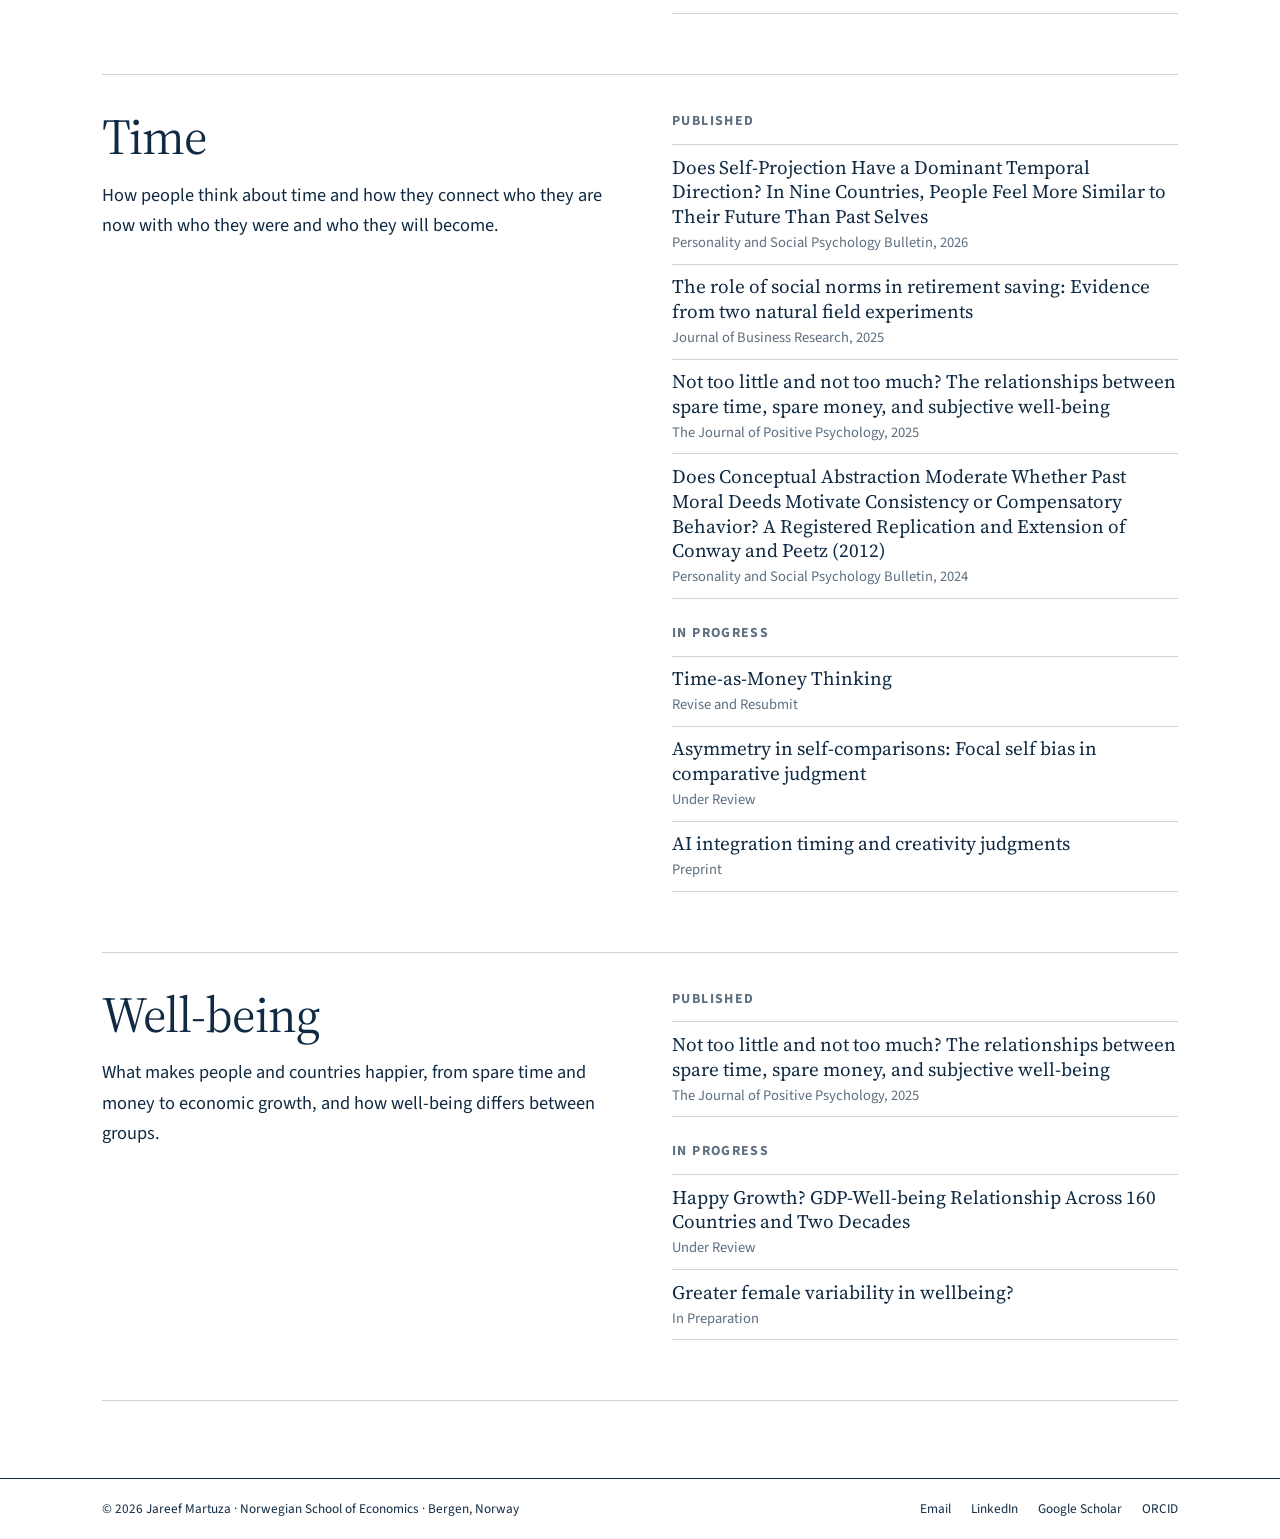
<file: research/index.html>
<!DOCTYPE html><html lang="en"><head><meta charSet="utf-8"/><meta name="viewport" content="width=device-width, initial-scale=1"/><link rel="stylesheet" href="/styles.css"/><link rel="preload" href="https://fonts.googleapis.com/css2?family=Source+Sans+3:ital,wght@0,400;0,500;0,600;0,700;1,400;1,500&amp;family=Source+Serif+4:ital,opsz,wght@0,8..60,400;0,8..60,500;1,8..60,400&amp;display=swap" as="style"/><title>Research | Jareef Martuza</title><meta name="description" content="Academic website of Jareef Martuza, Assistant Professor in Marketing at the Norwegian School of Economics."/><meta property="og:title" content="Jareef Martuza | Assistant Professor of Marketing"/><meta property="og:description" content="Academic website of Jareef Martuza, Assistant Professor in Marketing at the Norwegian School of Economics."/><meta property="og:url" content="https://jareefmartuza.com"/><meta property="og:site_name" content="Jareef Martuza"/><meta property="og:type" content="website"/><meta property="og:image" content="https://jareefmartuza.com/jareef-martuza.jpg"/><meta property="og:image:alt" content="Jareef Martuza"/><meta name="twitter:card" content="summary"/><meta name="twitter:title" content="Jareef Martuza | Assistant Professor of Marketing"/><meta name="twitter:description" content="Academic website of Jareef Martuza, Assistant Professor in Marketing at the Norwegian School of Economics."/><meta name="twitter:image" content="https://jareefmartuza.com/jareef-martuza.jpg"/><link rel="shortcut icon" href="/favicon.svg"/><link rel="icon" href="/favicon.svg"/><link rel="preconnect" href="https://fonts.googleapis.com"/><link rel="preconnect" href="https://fonts.gstatic.com" crossorigin=""/><link rel="stylesheet" href="https://fonts.googleapis.com/css2?family=Source+Sans+3:ital,wght@0,400;0,500;0,600;0,700;1,400;1,500&amp;family=Source+Serif+4:ital,opsz,wght@0,8..60,400;0,8..60,500;1,8..60,400&amp;display=swap"/>
</head><body class="antialiased"><header class="site-header"><a href="/" class="wordmark" aria-label="Jareef Martuza, home">JM</a><nav aria-label="Main navigation"><a href="/">About</a><a href="/research" aria-current="page">Research</a><a href="/publications">Publications</a><a href="/projects">Working Projects</a><a href="/media">Media</a><a href="/writing">Writing</a><a href="/cv">CV</a></nav></header><main><section class="section research-page"><h1>Research</h1><p class="lede">Much of my research can be categorized across four themes, with some overlap. Below is an overview illustration, followed by a detailed list.</p><figure class="venn"><svg viewBox="20 20 1240 1240" role="img" aria-label="Diagram of how the four research streams overlap"><circle class="venn-circle" cx="380" cy="380" r="350"></circle><circle class="venn-circle" cx="380" cy="900" r="350"></circle><circle class="venn-circle" cx="900" cy="380" r="350"></circle><circle class="venn-circle" cx="900" cy="900" r="350"></circle><a href="#morality"><text class="venn-title" x="380" y="250" text-anchor="middle">Right and wrong</text></a><a href="#beliefs"><text class="venn-title" x="380" y="885" text-anchor="middle">Beliefs and bias</text></a><a href="#time"><text class="venn-title" x="900" y="250" text-anchor="middle">Time</text></a><a href="#wellbeing"><text class="venn-title" x="900" y="885" text-anchor="middle">Well-being</text></a><g><a href="/publications#morality-effectiveness"><text class="venn-item" x="380" y="610" text-anchor="middle"><tspan x="380" dy="0">Morality vs. Impact, PSPB 2026</tspan></text></a><a href="/publications#beliefs-versus-reality"><text class="venn-item" x="380" y="645" text-anchor="middle"><tspan x="380" dy="0">Beliefs vs. Reality, JESP 2026</tspan></text></a><a href="/projects#coalitional-dishonesty"><text class="venn-item venn-item-progress" x="380" y="680" text-anchor="middle"><tspan x="380" dy="0">Coalitional Dishonesty</tspan></text></a><text class="venn-count" x="380" y="640" text-anchor="middle">3</text></g><g><a href="/publications#gino-replication"><text class="venn-item" x="380" y="300" text-anchor="middle"><tspan x="380" dy="0">Dishonesty Contagion, JESP 2026</tspan></text></a><a href="/publications#honesty-oaths"><text class="venn-item" x="380" y="335" text-anchor="middle"><tspan x="380" dy="0">Honesty Oaths, NHB 2024</tspan></text></a><a href="/publications#gender-bias"><text class="venn-item" x="380" y="370" text-anchor="middle"><tspan x="380" dy="0">Gender Bias in Cheating, SPPS 2024</tspan></text></a><a href="/publications#honesty-nudges"><text class="venn-item" x="380" y="405" text-anchor="middle"><tspan x="380" dy="0">Honesty Nudges, JCB 2021</tspan></text></a><a href="/projects#bad-leader"><text class="venn-item venn-item-progress" x="380" y="440" text-anchor="middle"><tspan x="380" dy="0">Avoiding the Worst Leaders</tspan></text></a><a href="/projects#business-size"><text class="venn-item venn-item-progress" x="380" y="475" text-anchor="middle"><tspan x="380" dy="0">Business-Size Bias</tspan></text></a><a href="/projects#recycling-rivalry"><text class="venn-item venn-item-progress" x="380" y="510" text-anchor="middle"><tspan x="380" dy="0">Recycling Rivalry</tspan></text></a><a href="/projects#big-small-lies"><text class="venn-item venn-item-progress" x="380" y="545" text-anchor="middle"><tspan x="380" dy="0">Big or Small Lies</tspan></text></a><text class="venn-count" x="380" y="330" text-anchor="middle">8</text></g><g><a href="/publications#self-projection"><text class="venn-item" x="900" y="300" text-anchor="middle"><tspan x="900" dy="0">Future vs. Past Selves, PSPB 2026</tspan></text></a><a href="/publications#retirement-saving"><text class="venn-item" x="900" y="335" text-anchor="middle"><tspan x="900" dy="0">Norms and Saving, JBR 2025</tspan></text></a><a href="/projects#time-as-money"><text class="venn-item venn-item-progress" x="900" y="370" text-anchor="middle"><tspan x="900" dy="0">Time-as-Money Thinking</tspan></text></a><a href="/projects#self-comparison"><text class="venn-item venn-item-progress" x="900" y="405" text-anchor="middle"><tspan x="900" dy="0">Focal Self Bias</tspan></text></a><a href="/projects#ai-timing"><text class="venn-item venn-item-progress" x="900" y="440" text-anchor="middle"><tspan x="900" dy="0">AI Timing and Creativity</tspan></text></a><text class="venn-count" x="900" y="330" text-anchor="middle">5</text></g><g><a href="/publications#human-is-gold"><text class="venn-item" x="380" y="935" text-anchor="middle"><tspan x="380" dy="0">Human Is Gold, JIM 2025</tspan></text></a><a href="/projects#canceling-plans"><text class="venn-item venn-item-progress" x="380" y="970" text-anchor="middle"><tspan x="380" dy="0">Canceling Plans</tspan></text></a><text class="venn-count" x="380" y="965" text-anchor="middle">2</text></g><g><a href="/publications#spare-time-money"><text class="venn-item" x="900" y="625" text-anchor="middle"><tspan x="900" dy="0">Spare Time and Money,</tspan><tspan x="900" dy="35">JPP 2025</tspan></text></a><text class="venn-count" x="900" y="655" text-anchor="middle">1</text></g><g><a href="/publications#conway-peetz"><text class="venn-item" x="640" y="365" text-anchor="middle"><tspan x="640" dy="0">Past Moral Deeds,</tspan><tspan x="640" dy="35">PSPB 2024</tspan></text></a><text class="venn-count" x="640" y="395" text-anchor="middle">1</text></g><g><a href="/projects#happy-growth"><text class="venn-item venn-item-progress" x="900" y="935" text-anchor="middle"><tspan x="900" dy="0">Happy Growth</tspan></text></a><a href="/projects#female-variability"><text class="venn-item venn-item-progress" x="900" y="970" text-anchor="middle"><tspan x="900" dy="0">Female Variability in Well-Being</tspan></text></a><text class="venn-count" x="900" y="965" text-anchor="middle">2</text></g></svg><figcaption><span>Published</span><span class="venn-key-progress">In progress</span></figcaption></figure><div class="theme-list"><article class="theme" id="morality"><div class="theme-copy"><h2>Right and wrong</h2><p>Moral decision-making: when people choose to be honest or dishonest, whom they are willing to harm, and what leads them to act for the good of others and for a more sustainable world.</p></div><div class="theme-papers"><p class="label">Published</p><ul><li><a href="/publications#morality-effectiveness">The Morality-Effectiveness Disconnect of Pro-Environmental Behaviors</a><span>Personality and Social Psychology Bulletin<!-- -->, <!-- -->2026</span></li><li><a href="/publications#gino-replication">Revisiting Gino, Ayal, et al.’s (2009) contagion and differentiation in unethical behavior: A registered conceptual replication and extension</a><span>Journal of Experimental Social Psychology<!-- -->, <!-- -->2026</span></li><li><a href="/publications#beliefs-versus-reality">Beliefs versus reality: People overestimate the actual dishonesty of others</a><span>Journal of Experimental Social Psychology<!-- -->, <!-- -->2026</span></li><li><a href="/publications#honesty-oaths">Effectiveness of ex ante honesty oaths in reducing dishonesty depends on content</a><span>Nature Human Behaviour<!-- -->, <!-- -->2024</span></li><li><a href="/publications#gender-bias">A Registered Report on Gender Bias in Interpersonal Dishonesty: Are Females and Males Cheated Differently?</a><span>Social Psychological and Personality Science<!-- -->, <!-- -->2024</span></li><li><a href="/publications#conway-peetz">Does Conceptual Abstraction Moderate Whether Past Moral Deeds Motivate Consistency or Compensatory Behavior? A Registered Replication and Extension of Conway and Peetz (2012)</a><span>Personality and Social Psychology Bulletin<!-- -->, <!-- -->2024</span></li><li><a href="/publications#honesty-nudges">Do honesty-nudges really work? A large-scale field experiment in an insurance context</a><span>Journal of Consumer Behaviour<!-- -->, <!-- -->2021</span></li></ul><p class="label">In progress</p><ul><li><a href="/projects#bad-leader">Avoiding the worst leaders is more important than getting the best</a><span>In Preparation</span></li><li><a href="/projects#business-size">Business-size bias in consumer dishonesty</a><span>Revise and Resubmit</span></li><li><a href="/projects#coalitional-dishonesty">Intergroup bias in coalitional but not selfish dishonesty</a><span>Under Review</span></li><li><a href="/projects#recycling-rivalry">Recycling rivalry: social identity appeals and recycling</a><span>Revise and Resubmit</span></li><li><a href="/projects#big-small-lies">Do liars prefer to tell one big lie or multiple small lies?</a><span>Under Review</span></li></ul></div></article><article class="theme" id="beliefs"><div class="theme-copy"><h2>Beliefs and bias</h2><p>How well people’s beliefs about others match how others actually think and behave, and what happens when they don’t.</p></div><div class="theme-papers"><p class="label">Published</p><ul><li><a href="/publications#morality-effectiveness">The Morality-Effectiveness Disconnect of Pro-Environmental Behaviors</a><span>Personality and Social Psychology Bulletin<!-- -->, <!-- -->2026</span></li><li><a href="/publications#beliefs-versus-reality">Beliefs versus reality: People overestimate the actual dishonesty of others</a><span>Journal of Experimental Social Psychology<!-- -->, <!-- -->2026</span></li><li><a href="/publications#human-is-gold">Human Is Gold: Why Premium Customers Hate Chatbots and What to Do About It</a><span>Journal of Interactive Marketing<!-- -->, <!-- -->2025</span></li></ul><p class="label">In progress</p><ul><li><a href="/projects#coalitional-dishonesty">Intergroup bias in coalitional but not selfish dishonesty</a><span>Under Review</span></li><li><a href="/projects#canceling-plans">People underestimate the acceptability of canceling plans</a><span>Preprint</span></li></ul></div></article><article class="theme" id="time"><div class="theme-copy"><h2>Time</h2><p>How people think about time and how they connect who they are now with who they were and who they will become.</p></div><div class="theme-papers"><p class="label">Published</p><ul><li><a href="/publications#self-projection">Does Self-Projection Have a Dominant Temporal Direction? In Nine Countries, People Feel More Similar to Their Future Than Past Selves</a><span>Personality and Social Psychology Bulletin<!-- -->, <!-- -->2026</span></li><li><a href="/publications#retirement-saving">The role of social norms in retirement saving: Evidence from two natural field experiments</a><span>Journal of Business Research<!-- -->, <!-- -->2025</span></li><li><a href="/publications#spare-time-money">Not too little and not too much? The relationships between spare time, spare money, and subjective well-being</a><span>The Journal of Positive Psychology<!-- -->, <!-- -->2025</span></li><li><a href="/publications#conway-peetz">Does Conceptual Abstraction Moderate Whether Past Moral Deeds Motivate Consistency or Compensatory Behavior? A Registered Replication and Extension of Conway and Peetz (2012)</a><span>Personality and Social Psychology Bulletin<!-- -->, <!-- -->2024</span></li></ul><p class="label">In progress</p><ul><li><a href="/projects#time-as-money">Time-as-Money Thinking</a><span>Revise and Resubmit</span></li><li><a href="/projects#self-comparison">Asymmetry in self-comparisons: Focal self bias in comparative judgment</a><span>Under Review</span></li><li><a href="/projects#ai-timing">AI integration timing and creativity judgments</a><span>Preprint</span></li></ul></div></article><article class="theme" id="wellbeing"><div class="theme-copy"><h2>Well-being</h2><p>What makes people and countries happier, from spare time and money to economic growth, and how well-being differs between groups.</p></div><div class="theme-papers"><p class="label">Published</p><ul><li><a href="/publications#spare-time-money">Not too little and not too much? The relationships between spare time, spare money, and subjective well-being</a><span>The Journal of Positive Psychology<!-- -->, <!-- -->2025</span></li></ul><p class="label">In progress</p><ul><li><a href="/projects#happy-growth">Happy Growth? GDP-Well-being Relationship Across 160 Countries and Two Decades</a><span>Under Review</span></li><li><a href="/projects#female-variability">Greater female variability in wellbeing?</a><span>In Preparation</span></li></ul></div></article></div></section></main><footer><p>© <!-- -->2026<!-- --> Jareef Martuza · Norwegian School of Economics · Bergen, Norway</p><p class="footer-links"><a href="mailto:jareef.martuza@nhh.no">Email</a><a href="https://www.linkedin.com/in/jareefbinmartuza/" target="_blank" rel="noreferrer">LinkedIn</a><a href="https://scholar.google.com/citations?user=S7nyevgAAAAJ" target="_blank" rel="noreferrer">Google Scholar</a><a href="https://orcid.org/0000-0002-6790-5846" target="_blank" rel="noreferrer">ORCID</a></p></footer></body></html>
</file>
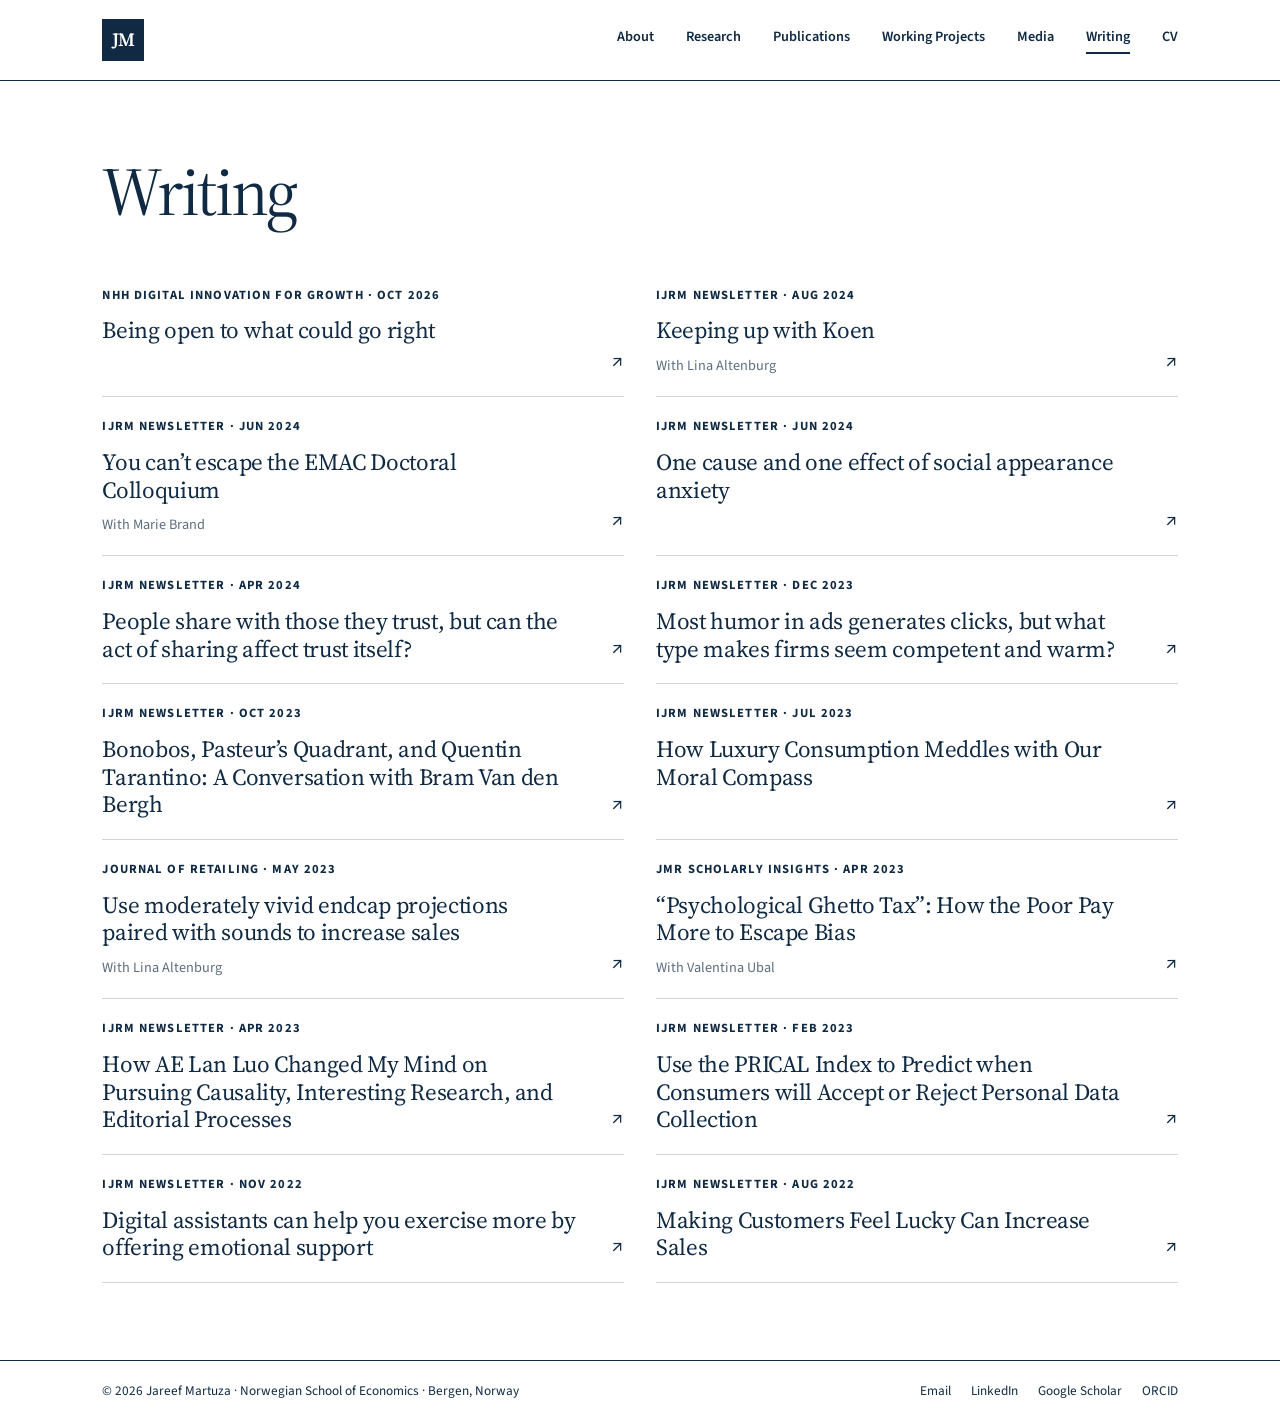
<file: writing/index.html>
<!DOCTYPE html><html lang="en"><head><meta charSet="utf-8"/><meta name="viewport" content="width=device-width, initial-scale=1"/><link rel="stylesheet" href="/styles.css"/><link rel="preload" href="https://fonts.googleapis.com/css2?family=Source+Sans+3:ital,wght@0,400;0,500;0,600;0,700;1,400;1,500&amp;family=Source+Serif+4:ital,opsz,wght@0,8..60,400;0,8..60,500;1,8..60,400&amp;display=swap" as="style"/><title>Writing | Jareef Martuza</title><meta name="description" content="Academic website of Jareef Martuza, Assistant Professor in Marketing at the Norwegian School of Economics."/><meta property="og:title" content="Jareef Martuza | Assistant Professor of Marketing"/><meta property="og:description" content="Academic website of Jareef Martuza, Assistant Professor in Marketing at the Norwegian School of Economics."/><meta property="og:url" content="https://jareefmartuza.com"/><meta property="og:site_name" content="Jareef Martuza"/><meta property="og:type" content="website"/><meta property="og:image" content="https://jareefmartuza.com/jareef-martuza.jpg"/><meta property="og:image:alt" content="Jareef Martuza"/><meta name="twitter:card" content="summary"/><meta name="twitter:title" content="Jareef Martuza | Assistant Professor of Marketing"/><meta name="twitter:description" content="Academic website of Jareef Martuza, Assistant Professor in Marketing at the Norwegian School of Economics."/><meta name="twitter:image" content="https://jareefmartuza.com/jareef-martuza.jpg"/><link rel="shortcut icon" href="/favicon.svg"/><link rel="icon" href="/favicon.svg"/><link rel="preconnect" href="https://fonts.googleapis.com"/><link rel="preconnect" href="https://fonts.gstatic.com" crossorigin=""/><link rel="stylesheet" href="https://fonts.googleapis.com/css2?family=Source+Sans+3:ital,wght@0,400;0,500;0,600;0,700;1,400;1,500&amp;family=Source+Serif+4:ital,opsz,wght@0,8..60,400;0,8..60,500;1,8..60,400&amp;display=swap"/>
</head><body class="antialiased"><header class="site-header"><a href="/" class="wordmark" aria-label="Jareef Martuza, home">JM</a><nav aria-label="Main navigation"><a href="/">About</a><a href="/research">Research</a><a href="/publications">Publications</a><a href="/projects">Working Projects</a><a href="/media">Media</a><a href="/writing" aria-current="page">Writing</a><a href="/cv">CV</a></nav></header><main><section class="section"><h1>Writing</h1><div class="media-list"><a href="https://www.nhh.no/en/research-centres/digital-innovation-for-growth/dig-news-and-blogs/2026/being-open-to-what-could-og-right/" target="_blank" rel="noreferrer" class="media-item"><p>NHH Digital Innovation for Growth<!-- --> · <!-- -->Oct 2026</p><h2>Being open to what could go right</h2><span aria-hidden="true">↗</span></a><a href="https://www.ijrm-newsletter.com/post/keeping-up-with-koen" target="_blank" rel="noreferrer" class="media-item"><p>IJRM Newsletter<!-- --> · <!-- -->Aug 2024</p><h2>Keeping up with Koen</h2><p class="writing-coauthor">With <!-- -->Lina Altenburg</p><span aria-hidden="true">↗</span></a><a href="https://www.ijrm-newsletter.com/post/you-can-t-escape-the-emac-doctoral-colloquium" target="_blank" rel="noreferrer" class="media-item"><p>IJRM Newsletter<!-- --> · <!-- -->Jun 2024</p><h2>You can’t escape the EMAC Doctoral Colloquium</h2><p class="writing-coauthor">With <!-- -->Marie Brand</p><span aria-hidden="true">↗</span></a><a href="https://www.ijrm-newsletter.com/post/one-cause-and-one-effect-of-social-appearance-anxiety" target="_blank" rel="noreferrer" class="media-item"><p>IJRM Newsletter<!-- --> · <!-- -->Jun 2024</p><h2>One cause and one effect of social appearance anxiety</h2><span aria-hidden="true">↗</span></a><a href="https://www.ijrm-newsletter.com/post/people-share-with-those-they-trust-but-can-the-act-of-sharing-affect-trust-itself" target="_blank" rel="noreferrer" class="media-item"><p>IJRM Newsletter<!-- --> · <!-- -->Apr 2024</p><h2>People share with those they trust, but can the act of sharing affect trust itself?</h2><span aria-hidden="true">↗</span></a><a href="https://www.ijrm-newsletter.com/post/most-humor-in-ads-generates-clicks-but-what-type-makes-firms-seem-competent-and-warm" target="_blank" rel="noreferrer" class="media-item"><p>IJRM Newsletter<!-- --> · <!-- -->Dec 2023</p><h2>Most humor in ads generates clicks, but what type makes firms seem competent and warm?</h2><span aria-hidden="true">↗</span></a><a href="https://www.ijrm-newsletter.com/post/bonobos-pasteur-s-quadrant-and-quentin-tarantino-a-conversation-with-bram-van-den-bergh" target="_blank" rel="noreferrer" class="media-item"><p>IJRM Newsletter<!-- --> · <!-- -->Oct 2023</p><h2>Bonobos, Pasteur’s Quadrant, and Quentin Tarantino: A Conversation with Bram Van den Bergh</h2><span aria-hidden="true">↗</span></a><a href="https://www.ijrm-newsletter.com/post/how-luxury-consumption-meddles-with-our-moral-compass" target="_blank" rel="noreferrer" class="media-item"><p>IJRM Newsletter<!-- --> · <!-- -->Jul 2023</p><h2>How Luxury Consumption Meddles with Our Moral Compass</h2><span aria-hidden="true">↗</span></a><a href="https://www.linkedin.com/pulse/use-moderately-vivid-endcap-projections-paired-sounds" target="_blank" rel="noreferrer" class="media-item"><p>Journal of Retailing<!-- --> · <!-- -->May 2023</p><h2>Use moderately vivid endcap projections paired with sounds to increase sales</h2><p class="writing-coauthor">With <!-- -->Lina Altenburg</p><span aria-hidden="true">↗</span></a><a href="https://www.ama.org/2023/04/04/psychological-ghetto-tax-the-poor-pay-more-to-avoid-discrimination/" target="_blank" rel="noreferrer" class="media-item"><p>JMR Scholarly Insights<!-- --> · <!-- -->Apr 2023</p><h2>“Psychological Ghetto Tax”: How the Poor Pay More to Escape Bias</h2><p class="writing-coauthor">With <!-- -->Valentina Ubal</p><span aria-hidden="true">↗</span></a><a href="https://www.ijrm-newsletter.com/post/how-ae-lan-luo-changed-my-mind-on-pursuing-causality-interesting-research-and-editorial-processes" target="_blank" rel="noreferrer" class="media-item"><p>IJRM Newsletter<!-- --> · <!-- -->Apr 2023</p><h2>How AE Lan Luo Changed My Mind on Pursuing Causality, Interesting Research, and Editorial Processes</h2><span aria-hidden="true">↗</span></a><a href="https://www.ijrm-newsletter.com/post/use-the-prical-index-to-predict-when-consumers-will-accept-or-reject-personal-data-collection" target="_blank" rel="noreferrer" class="media-item"><p>IJRM Newsletter<!-- --> · <!-- -->Feb 2023</p><h2>Use the PRICAL Index to Predict when Consumers will Accept or Reject Personal Data Collection</h2><span aria-hidden="true">↗</span></a><a href="https://www.ijrm-newsletter.com/post/digital-agents-can-offer-emotional-support" target="_blank" rel="noreferrer" class="media-item"><p>IJRM Newsletter<!-- --> · <!-- -->Nov 2022</p><h2>Digital assistants can help you exercise more by offering emotional support</h2><span aria-hidden="true">↗</span></a><a href="https://www.ijrm-newsletter.com/post/making-customers-feel-lucky-can-increase-sales" target="_blank" rel="noreferrer" class="media-item"><p>IJRM Newsletter<!-- --> · <!-- -->Aug 2022</p><h2>Making Customers Feel Lucky Can Increase Sales</h2><span aria-hidden="true">↗</span></a></div></section></main><footer><p>© <!-- -->2026<!-- --> Jareef Martuza · Norwegian School of Economics · Bergen, Norway</p><p class="footer-links"><a href="mailto:jareef.martuza@nhh.no">Email</a><a href="https://www.linkedin.com/in/jareefbinmartuza/" target="_blank" rel="noreferrer">LinkedIn</a><a href="https://scholar.google.com/citations?user=S7nyevgAAAAJ" target="_blank" rel="noreferrer">Google Scholar</a><a href="https://orcid.org/0000-0002-6790-5846" target="_blank" rel="noreferrer">ORCID</a></p></footer></body></html>
</file>
